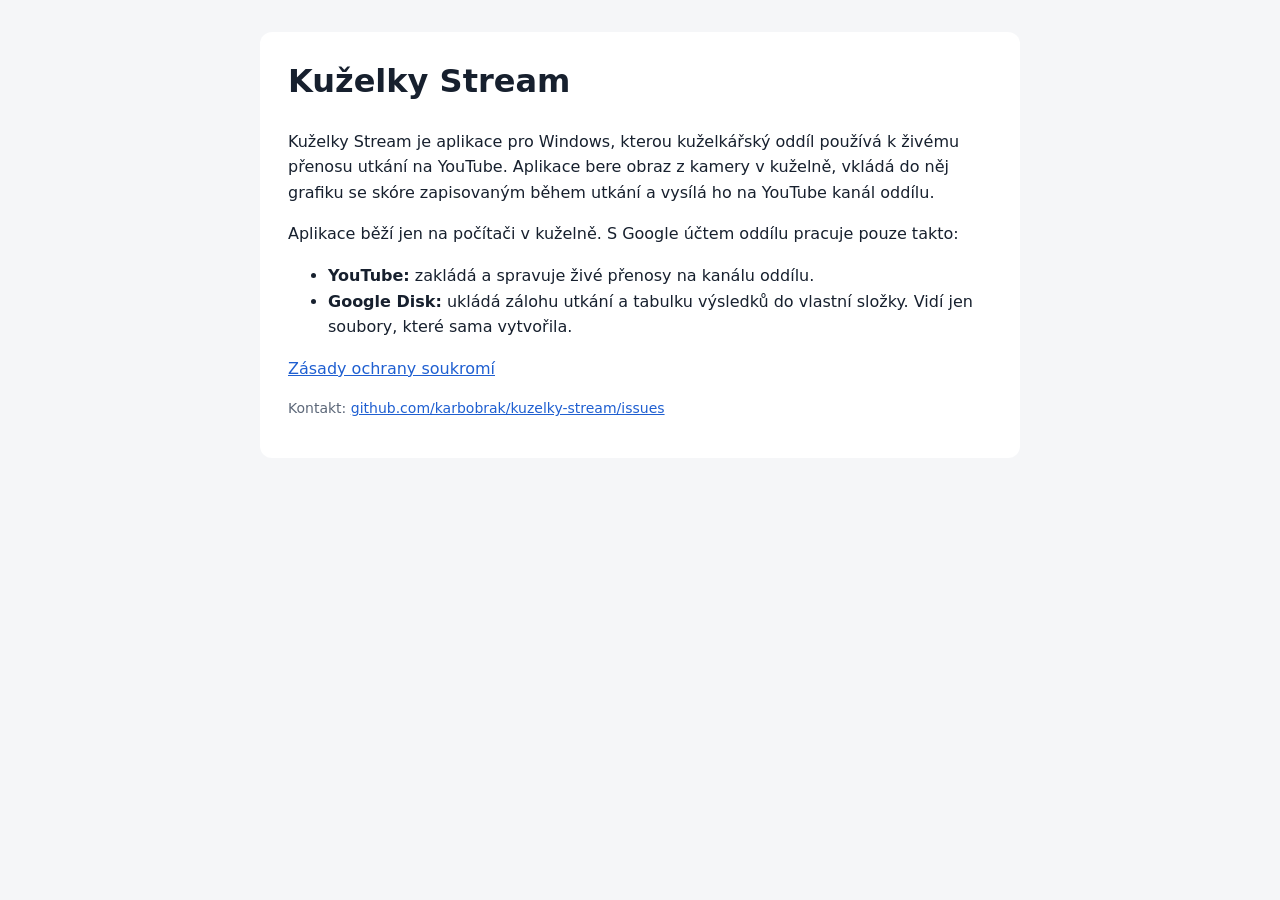
<file: index.html>
<!doctype html>
<html lang="cs">
<head>
<meta charset="utf-8">
<meta name="viewport" content="width=device-width, initial-scale=1">
<title>Kuželky Stream</title>
<style>
  :root { --bg: #f5f6f8; --text: #17202e; --muted: #5d6879; --card: #fff; --accent: #1f5fd1; }
  @media (prefers-color-scheme: dark) { :root { --bg: #10151d; --text: #e6ebf2; --muted: #9aa6b8; --card: #18202c; --accent: #6b9cf5; } }
  body { margin: 0; background: var(--bg); color: var(--text); font: 16px/1.6 "Segoe UI", system-ui, sans-serif; }
  main { max-width: 760px; margin: 0 auto; padding: 32px 16px; }
  .card { background: var(--card); border-radius: 12px; padding: 24px 28px; }
  h1 { margin-top: 0; }
  a { color: var(--accent); }
  .muted { color: var(--muted); font-size: 14px; }
</style>
</head>
<body>
<main>
  <div class="card">
    <h1>Kuželky Stream</h1>
    <p>Kuželky Stream je aplikace pro Windows, kterou kuželkářský oddíl používá k živému přenosu utkání
      na YouTube. Aplikace bere obraz z kamery v kuželně, vkládá do něj grafiku se skóre zapisovaným
      během utkání a vysílá ho na YouTube kanál oddílu.</p>
    <p>Aplikace běží jen na počítači v kuželně. S Google účtem oddílu pracuje pouze takto:</p>
    <ul>
      <li><b>YouTube:</b> zakládá a spravuje živé přenosy na kanálu oddílu.</li>
      <li><b>Google Disk:</b> ukládá zálohu utkání a tabulku výsledků do vlastní složky. Vidí jen soubory,
        které sama vytvořila.</li>
    </ul>
    <p><a href="soukromi.html">Zásady ochrany soukromí</a></p>
    <p class="muted">Kontakt: <a href="https://github.com/karbobrak/kuzelky-stream/issues">github.com/karbobrak/kuzelky-stream/issues</a></p>
  </div>
</main>
</body>
</html>
</file>
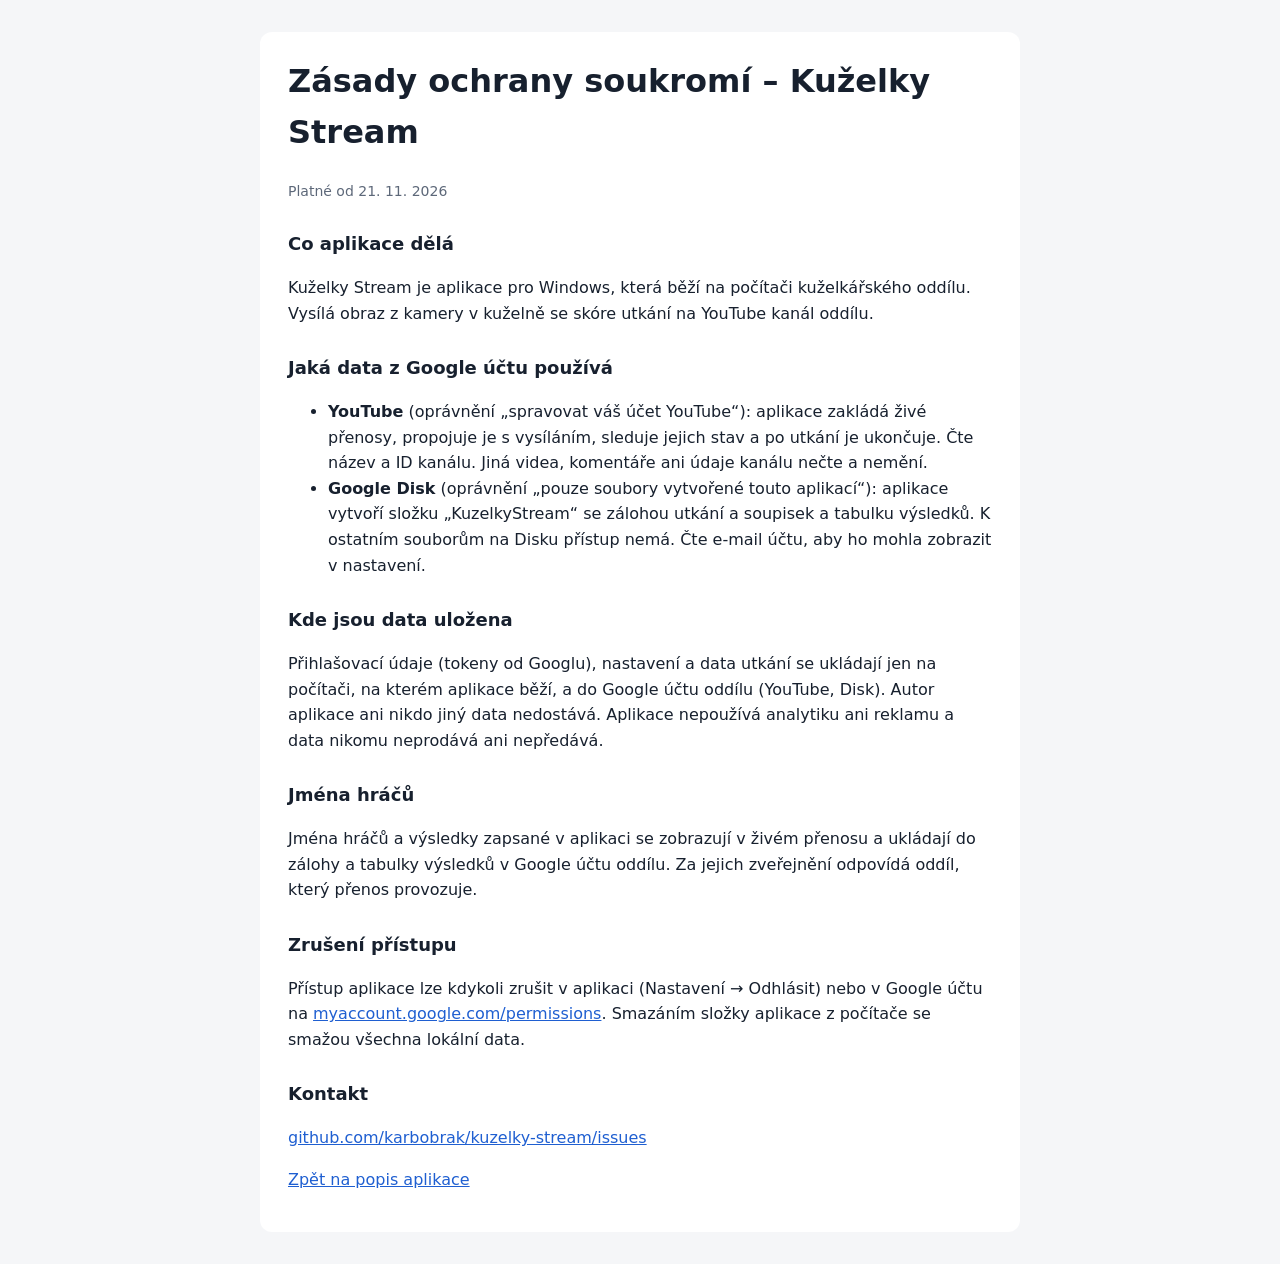
<file: soukromi.html>
<!doctype html>
<html lang="cs">
<head>
<meta charset="utf-8">
<meta name="viewport" content="width=device-width, initial-scale=1">
<title>Kuželky Stream – ochrana soukromí</title>
<style>
  :root { --bg: #f5f6f8; --text: #17202e; --muted: #5d6879; --card: #fff; --accent: #1f5fd1; }
  @media (prefers-color-scheme: dark) { :root { --bg: #10151d; --text: #e6ebf2; --muted: #9aa6b8; --card: #18202c; --accent: #6b9cf5; } }
  body { margin: 0; background: var(--bg); color: var(--text); font: 16px/1.6 "Segoe UI", system-ui, sans-serif; }
  main { max-width: 760px; margin: 0 auto; padding: 32px 16px; }
  .card { background: var(--card); border-radius: 12px; padding: 24px 28px; }
  h1 { margin-top: 0; }
  h2 { font-size: 18px; margin-top: 28px; }
  a { color: var(--accent); }
  .muted { color: var(--muted); font-size: 14px; }
</style>
</head>
<body>
<main>
  <div class="card">
    <h1>Zásady ochrany soukromí – Kuželky Stream</h1>
    <p class="muted">Platné od 21. 11. 2026</p>

    <h2>Co aplikace dělá</h2>
    <p>Kuželky Stream je aplikace pro Windows, která běží na počítači kuželkářského oddílu. Vysílá obraz
      z kamery v kuželně se skóre utkání na YouTube kanál oddílu.</p>

    <h2>Jaká data z Google účtu používá</h2>
    <ul>
      <li><b>YouTube</b> (oprávnění „spravovat váš účet YouTube“): aplikace zakládá živé přenosy,
        propojuje je s vysíláním, sleduje jejich stav a po utkání je ukončuje. Čte název a ID kanálu.
        Jiná videa, komentáře ani údaje kanálu nečte a nemění.</li>
      <li><b>Google Disk</b> (oprávnění „pouze soubory vytvořené touto aplikací“): aplikace vytvoří
        složku „KuzelkyStream“ se zálohou utkání a soupisek a tabulku výsledků. K ostatním souborům na Disku
        přístup nemá. Čte e-mail účtu, aby ho mohla zobrazit v nastavení.</li>
    </ul>

    <h2>Kde jsou data uložena</h2>
    <p>Přihlašovací údaje (tokeny od Googlu), nastavení a data utkání se ukládají jen na počítači, na kterém
      aplikace běží, a do Google účtu oddílu (YouTube, Disk). Autor aplikace ani nikdo jiný data nedostává.
      Aplikace nepoužívá analytiku ani reklamu a data nikomu neprodává ani nepředává.</p>

    <h2>Jména hráčů</h2>
    <p>Jména hráčů a výsledky zapsané v aplikaci se zobrazují v živém přenosu a ukládají do zálohy a tabulky
      výsledků v Google účtu oddílu. Za jejich zveřejnění odpovídá oddíl, který přenos provozuje.</p>

    <h2>Zrušení přístupu</h2>
    <p>Přístup aplikace lze kdykoli zrušit v aplikaci (Nastavení → Odhlásit) nebo v Google účtu na
      <a href="https://myaccount.google.com/permissions">myaccount.google.com/permissions</a>.
      Smazáním složky aplikace z počítače se smažou všechna lokální data.</p>

    <h2>Kontakt</h2>
    <p><a href="https://github.com/karbobrak/kuzelky-stream/issues">github.com/karbobrak/kuzelky-stream/issues</a></p>
    <p><a href="index.html">Zpět na popis aplikace</a></p>
  </div>
</main>
</body>
</html>
</file>
